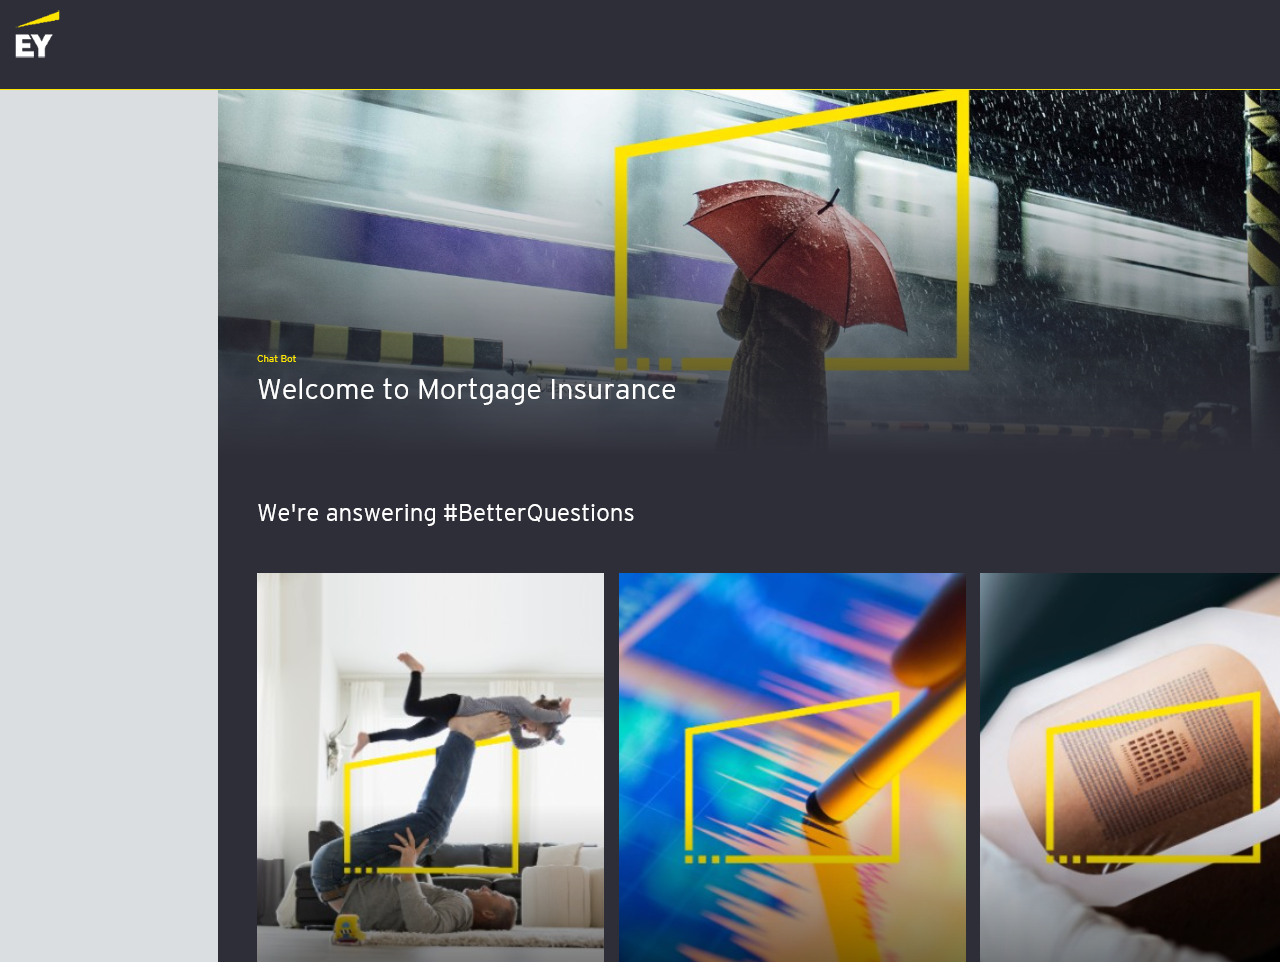
<file: index.html>
<!DOCTYPE html>
<html>
<head>
<!--<meta name="viewport" content="width=device-width, initial-scale=1.0">-->

<style>



/* Clear floats after the columns */
.row:after {
    content: "";
    display: table;
    clear: both;
}

.bot-position {
	right: 0;
	bottom: 0;
	position: fixed;
}

.center {
	display: block;
	margin-left: auto;
	margin-right: auto;
	width: 280px;
}




.logo-related {
	cursor: pointer;
}
</style>
<script src="http://code.jquery.com/jquery-1.10.1.min.js"></script>

 <meta charset="utf-8">
  <meta name="viewport" content="width=device-width, initial-scale=1">
  <link rel="stylesheet" href="https://maxcdn.bootstrapcdn.com/bootstrap/3.3.7/css/bootstrap.min.css">
  <script src="https://ajax.googleapis.com/ajax/libs/jquery/3.3.1/jquery.min.js"></script>
  <script src="https://maxcdn.bootstrapcdn.com/bootstrap/3.3.7/js/bootstrap.min.js"></script>
</head>
<body>



		<div id="header"style="width: 100%; height: 90px; background: #2e2e38; border-bottom: 1px solid rgb(255, 230, 0);">
			<img class="logo-related" style="margin-left: 15px; margin-top: 10px"
				id="button" href='#'
				src="[data-uri]">
		</div>
		<div class="row" style="background-color: #dbdee1">
<div class="col-sm-2"></div>
<div class="col-sm-8"><img src="CB_Bg.png"/></div>
<div class="col-sm-1">
<div hidden id="dBot" class="bot-position">

  <iframe id="chat" style="width: 400px; height: 400px;" src='Child.html'></iframe>

  </div></div>
</div> 
		
	

		
		<script type="text/javascript">
			function openBot() {
				document.getElementById("dBot").style.display = "block";/*inline*/
			}
			function closeBot() {
				document.getElementById("dBot").style.display = "none";
			}
		</script>
		<script>
			$(function() {
				$("#button").click(function() {
					$("#dBot").toggle();
				});
			});
		</script>
	</div>
</body>


</html>
</file>
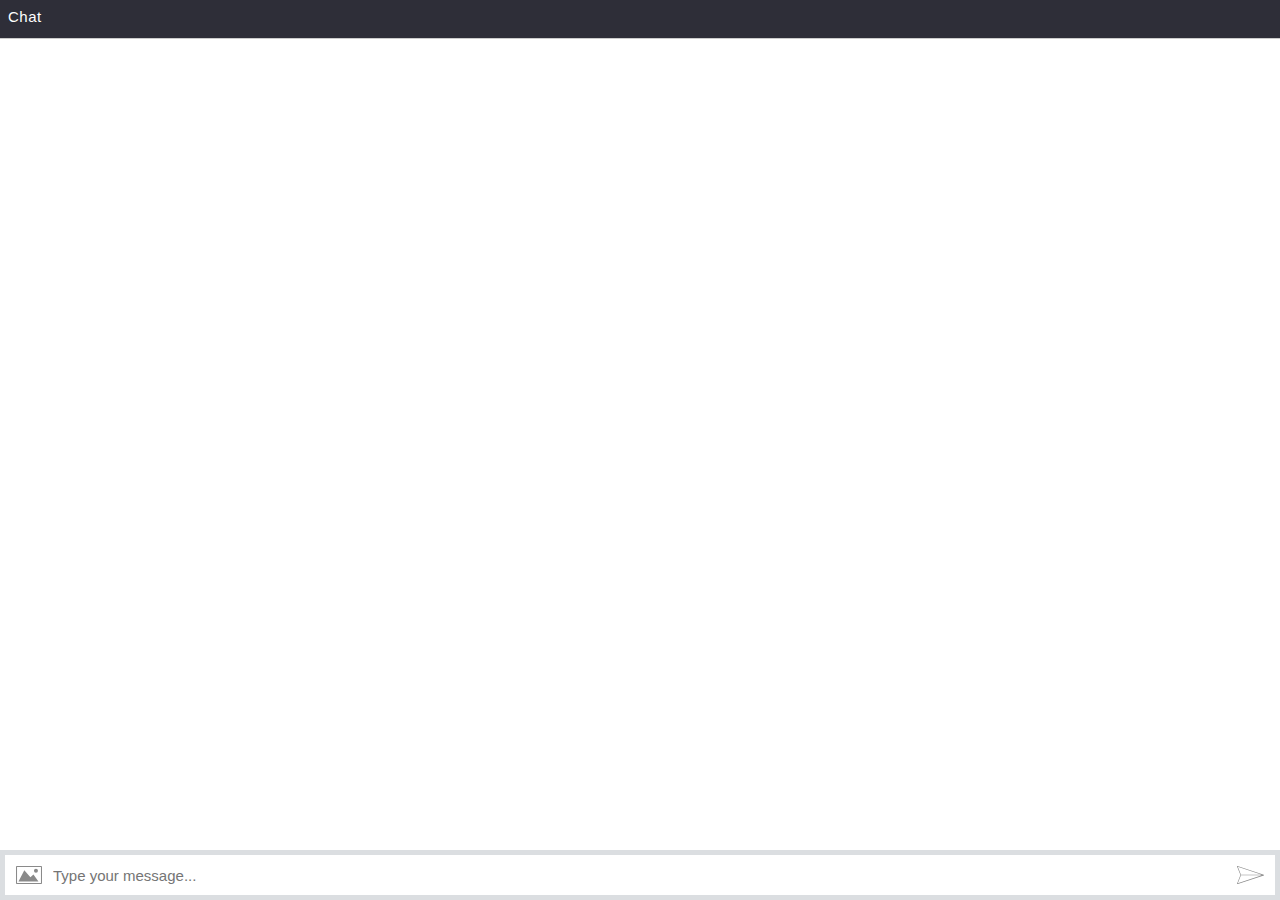
<file: Child.html>
<!DOCTYPE html>
<html>
  <head>
    <link href="botchat.css" rel="stylesheet" />
  </head>
  <body>
    <div id="bot"/>
    <script src="botchat.js"></script>
    <script>
      BotChat.App({
        directLine: { secret:'yfbP8nqJSog.cwA.mWQ.0rzQv3yQzfL0TSX_Iru90QlfE2x_TUzcFMFI17Zr8LM' },
        user: { id: 'You' },
        bot: { id: 'RadianMIBot' },
        resize: 'detect'
      }, document.getElementById("bot"));
    </script>
	  </body>
</html>
</file>
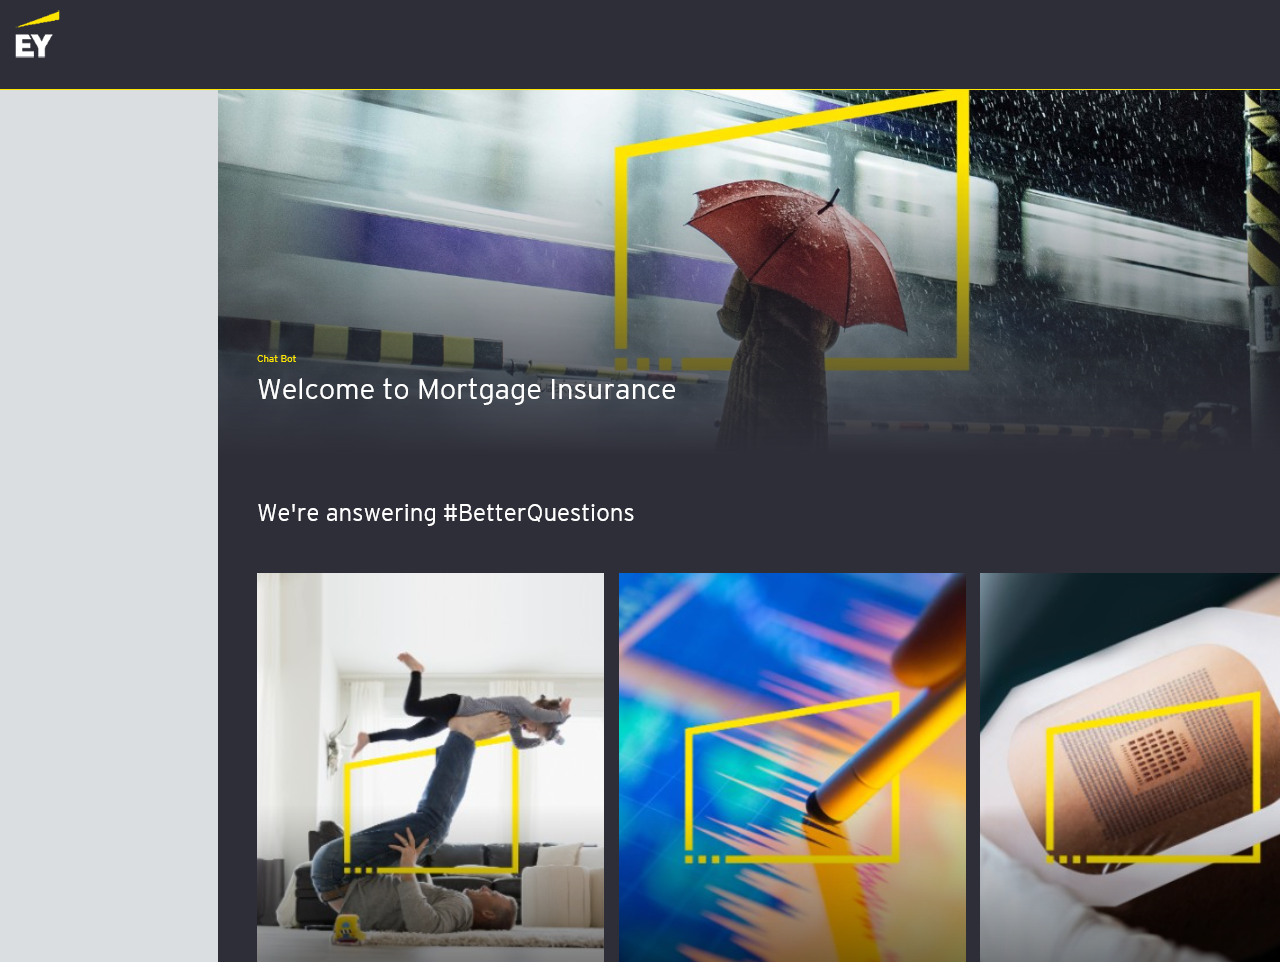
<file: Parent.html>
<!DOCTYPE html>
<html>
<head>
<!--<meta name="viewport" content="width=device-width, initial-scale=1.0">-->

<style>



/* Clear floats after the columns */
.row:after {
    content: "";
    display: table;
    clear: both;
}

.bot-position {
	right: 0;
	bottom: 0;
	position: fixed;
}

.center {
	display: block;
	margin-left: auto;
	margin-right: auto;
	width: 280px;
}




.logo-related {
	cursor: pointer;
}
</style>
<script src="http://code.jquery.com/jquery-1.10.1.min.js"></script>

 <meta charset="utf-8">
  <meta name="viewport" content="width=device-width, initial-scale=1">
  <link rel="stylesheet" href="https://maxcdn.bootstrapcdn.com/bootstrap/3.3.7/css/bootstrap.min.css">
  <script src="https://ajax.googleapis.com/ajax/libs/jquery/3.3.1/jquery.min.js"></script>
  <script src="https://maxcdn.bootstrapcdn.com/bootstrap/3.3.7/js/bootstrap.min.js"></script>
</head>
<body>



		<div id="header"style="width: 100%; height: 90px; background: #2e2e38; border-bottom: 1px solid rgb(255, 230, 0);">
			<img class="logo-related" style="margin-left: 15px; margin-top: 10px"
				id="button" href='#'
				src="[data-uri]">
		</div>
		<div class="row" style="background-color: #dbdee1">
<div class="col-sm-2"></div>
<div class="col-sm-8"><img src="CB_Bg.png"/></div>
<div class="col-sm-1">
<div hidden id="dBot" class="bot-position">

  <iframe id="chat" style="width: 400px; height: 400px;" src='Child.html'></iframe>

  </div></div>
</div> 
		
	

		
		<script type="text/javascript">
			function openBot() {
				document.getElementById("dBot").style.display = "block";/*inline*/
			}
			function closeBot() {
				document.getElementById("dBot").style.display = "none";
			}
		</script>
		<script>
			$(function() {
				$("#button").click(function() {
					$("#dBot").toggle();
				});
			});
		</script>
	</div>
</body>


</html>
</file>
<file: botchat.css>
/* reset */
body .wc-app, .wc-app button, .wc-app input, .wc-app textarea {
  font-family: "Segoe UI", sans-serif;
  font-size: 15px; }

.wc-app button {
  background-color: #0078d7;
  border: 1px solid #cccccc;
  border-radius: 1px;
  color: #ffffff;
  cursor: pointer;
  transition: color .2s ease, background-color .2s ease; }

.wc-app h1, .wc-app h2, .wc-app h3, .wc-app h4, .wc-app p, .wc-app ul, .wc-app ol {
  margin: 0;
  padding: 0; }

.wc-app audio, .wc-app video {
  display: block; }

/* docking */
.wc-hidden {
  visibility: hidden; }

.wc-header {
  background-color: #2e2e38;
  box-shadow: 0 1px rgba(0, 0, 0, 0.2);
  box-sizing: content-box;
  color: #ffffff;
  font-weight: 500;
  height: 30px;
  left: 0;
  letter-spacing: 0.5px;
  padding: 8px 8px 0 8px;
  position: absolute;
  right: 0;
  top: 0;
  z-index: 1; }

.wc-time {
  color: #999999;
  margin-bottom: 10px; }

.wc-message-groups {
  bottom: 50px;
  left: 0;
  transform: translateY(0);
  outline: 0;
  overflow-x: hidden;
  overflow-y: scroll;
  padding: 10px;
  position: absolute;
  right: 0;
  top: 38px;
  transition: transform 0.2s cubic-bezier(0, 0, 0.5, 1); }
  .wc-message-groups.no-header {
    top: 0; }
  .wc-message-groups.disabled {
    bottom: 0; }

.wc-message-group-content {
  overflow: hidden; }

.wc-suggested-actions {
  background-color: #f9f9f9;
  bottom: 50px;
  height: 0;
  left: 0;
  overflow: hidden;
  position: absolute;
  right: 0;
  transition: height 0.2s cubic-bezier(0, 0, 0.5, 1); }
  .wc-suggested-actions.disabled {
    bottom: 0; }
  .wc-suggested-actions .wc-hscroll > ul {
    height: 40px;
    padding: 2px 3px; }
    .wc-suggested-actions .wc-hscroll > ul > li {
      display: inline-block;
      margin: 2px;
      max-width: 40%; }
      .wc-suggested-actions .wc-hscroll > ul > li button {
        background-color: #fff;
        color: #0078d7;
        min-height: 32px;
        overflow: hidden;
        padding: 0 16px;
        text-overflow: ellipsis;
        white-space: nowrap;
        width: 100%; }
      .wc-suggested-actions .wc-hscroll > ul > li button:focus,
      .wc-suggested-actions .wc-hscroll > ul > li button:hover {
        background-color: #fff;
        border-color: #0078d7;
        color: #0078d7; }
      .wc-suggested-actions .wc-hscroll > ul > li button:active {
        background-color: #0078d7;
        border-color: #0078d7;
        color: #ffffff; }
  .wc-suggested-actions button.scroll {
    background-color: #d2dde5;
    height: 40px;
    overflow: hidden;
    padding: 0;
    position: absolute;
    top: 0;
    width: 28px; }
  .wc-suggested-actions button.scroll:disabled {
    display: none; }
  .wc-suggested-actions button.scroll:focus,
  .wc-suggested-actions button.scroll:hover {
    background-color: #808c95; }
  .wc-suggested-actions button.scroll svg {
    fill: #ffffff; }
    .wc-suggested-actions button.scroll svg path {
      transform: translateY(6px); }
  .wc-suggested-actions button.scroll.previous {
    left: 0; }
  .wc-suggested-actions button.scroll.next {
    right: 0; }

.wc-message-pane.show-actions .wc-message-groups {
  top: 78px;
  transform: translateY(-40px); }

.wc-message-pane.show-actions .wc-suggested-actions {
  height: 40px; }

/* views */
.wc-chatview-panel {
  overflow: hidden;
  position: absolute;
  right: 0;
  left: 0;
  top: 0;
  bottom: 0; }

/* messages */
.wc-message-wrapper {
  animation: animationFrames 2s;
  animation-iteration-count: 1;
  clear: both;
  margin-bottom: 10px;
  overflow: hidden;
  position: relative;
  /*transition: max-height 2s ease-in-out;*/ }

@keyframes animationFrames {
  0% {
    /*max-height: 0;*/
    opacity: 0; }
  20% {
    opacity: 1; }
  100% {
    /*max-height: 2000px;*/ } }

.wc-message {
  position: relative; }

.wc-message-wrapper.carousel .wc-message {
  max-width: none;
  padding-right: 8px; }

.wc-message svg.wc-message-callout {
  height: 22px;
  position: absolute;
  stroke: none;
  top: 12px;
  width: 6px; }

.wc-message-content {
  border-radius: 2px;
  box-shadow: 0px 1px 1px 0px rgba(0, 0, 0, 0.2);
  padding: 8px;
  word-break: break-word; }

.wc-message-content.clickable {
  cursor: pointer; }

.wc-message-content.selected {
  box-shadow: 0px 1px 1px 0px #ffa333; }

.wc-message-content img {
  max-height: 320px;
  max-width: 100%; }

.wc-message-content .video iframe {
  border: 0; }

.wc-message-content audio, .wc-message-content video {
  max-width: 100%; }

.wc-message-content audio + h1, .wc-message-content video + h1 {
  margin-top: 11px; }

.wc-message-from {
  clear: both;
  color: #767676;
  font-size: 11px;
  margin-top: 5px; }

/* cards */
.wc-card {
  background-color: #ffffff; }
  .wc-card .non-adaptive-content {
    margin: 8px 8px 0 8px; }
  .wc-card button {
    background-color: transparent;
    color: #0078d7;
    min-height: 32px;
    width: 100%;
    padding: 0 16px; }
  .wc-card button:hover {
    background-color: transparent;
    border-color: #0078d7;
    color: #0078d7; }
  .wc-card button:active {
    background-color: #0078d7;
    border-color: #0078d7;
    color: #ffffff; }
  .wc-card.receipt table {
    border-collapse: collapse;
    width: 100%; }
  .wc-card.receipt th, .wc-card.receipt td {
    text-align: right;
    vertical-align: top; }
  .wc-card.receipt th:first-child, .wc-card.receipt td:first-child {
    text-align: left; }
  .wc-card.receipt th {
    color: #808c95;
    font-size: inherit;
    font-weight: normal;
    line-height: 1.75; }
  .wc-card.receipt thead tr:last-child th {
    padding-bottom: 16px; }
  .wc-card.receipt th[colspan="2"] {
    color: inherit;
    font-size: 15px;
    font-weight: 700; }
  .wc-card.receipt td {
    padding: 4px 8px 0 8px; }
  .wc-card.receipt td img {
    float: left;
    margin: 5px 8px 8px 0;
    max-height: 50px;
    max-width: 50px; }
  .wc-card.receipt div.title {
    font-weight: bolder; }
  .wc-card.receipt div.subtitle {
    font-weight: lighter; }
  .wc-card.receipt tbody tr, .wc-card.receipt tfoot tr {
    border-top: 1px solid #d2dde5; }
  .wc-card.receipt tbody tr:first-child, .wc-card.receipt tfoot tr:first-child {
    border-top-width: 2px; }
  .wc-card.receipt tfoot td {
    line-height: 2.25; }
  .wc-card.receipt tfoot .total {
    font-weight: bold; }
  .wc-card.thumbnail img {
    float: right;
    margin-bottom: 10px;
    margin-left: 10px;
    width: 100px; }
  .wc-card.signin h1 {
    margin: 10px 24px 16px 14px; }
  .wc-card.error {
    text-align: center; }
    .wc-card.error .error-icon {
      fill: #cccccc;
      height: 56px;
      margin-bottom: 2px;
      margin-top: 20px;
      padding-left: 12px; }
    .wc-card.error .error-text {
      color: #cccccc;
      font-weight: 600;
      letter-spacing: 0.5px;
      margin-bottom: 20px;
      text-align: inherit; }

/* alternate chat sizes */
.wc-message {
  max-width: 91%; }

.wc-card {
  border: 1px solid #d2dde5;
  width: 302px; }

.wc-adaptive-card {
  width: 318px; }

.wc-wide .wc-card {
  border: 1px solid #d2dde5;
  width: 398px; }

.wc-wide .wc-adaptive-card {
  width: 414px; }

.wc-narrow .wc-card {
  border: 1px solid #d2dde5;
  width: 198px; }

.wc-narrow .wc-adaptive-card {
  width: 214px; }

/* adaptive card adjustments from wc-card */
.wc-adaptive-card p {
  margin-left: 0;
  margin-right: 0; }

/* list */
.wc-list > .wc-card {
  margin-top: 8px; }

.wc-list > .wc-card:first-child {
  margin-top: 0; }

/* horizontal scroll */
.wc-hscroll-outer {
  /* allow horizontal scrolling but hide the scrollbar */
  overflow: hidden; }

.wc-hscroll {
  /* allow horizontal scrolling but hide the scrollbar */
  overflow-x: scroll;
  overflow-y: hidden; }

.wc-hscroll > ul {
  white-space: nowrap; }

.wc-hscroll > ul > li {
  display: inline-block;
  vertical-align: top;
  white-space: normal; }

/* carousel */
.wc-carousel {
  position: relative; }
  .wc-carousel button.scroll {
    background-color: #d2dde5;
    height: 28px;
    overflow: hidden;
    padding: 0;
    position: absolute;
    top: 50%;
    width: 28px; }
  .wc-carousel button.scroll:disabled {
    display: none; }
  .wc-carousel button.scroll:focus,
  .wc-carousel button.scroll:hover {
    background-color: #808c95; }
  .wc-carousel button.scroll svg {
    fill: #ffffff; }
  .wc-carousel button.scroll.previous {
    left: -16px; }
  .wc-carousel button.scroll.next {
    right: -16px; }
  .wc-carousel .wc-hscroll > ul {
    margin-left: -4px; }
  .wc-carousel .wc-hscroll > ul > li {
    padding: 0 4px; }
  .wc-carousel .wc-hscroll > ul > li:last-child {
    padding-right: 0; }
  .wc-carousel li p {
    min-height: 4em;
    white-space: normal; }
  .wc-carousel li .wc-adaptive-card p {
    min-height: initial; }

/* from me */
.wc-message-from-me {
  float: right;
  margin-right: 6px; }

.wc-message-from-me.wc-message-from {
  text-align: right; }

.wc-message-from-me .wc-message-content {
  background-color: #FFD232 ;
  color: #000000; }

.wc-message-from-me svg.wc-message-callout path {
  fill: #0078d7; }

.wc-message-from-me svg.wc-message-callout path.point-left {
  display: none; }

.wc-message-from-me svg.wc-message-callout {
  right: -6px; }

/* from bot */
.wc-message-from-bot {
  float: left;
  margin-left: 8px; }

.wc-message-from-bot .wc-message-content {
  background-color: #D8D2E0;
  color: #000000; }

.wc-message-from-bot svg.wc-message-callout path {
  fill: #eceff1; }

.wc-message-from-bot svg.wc-message-callout path.point-right {
  display: none; }

.wc-message-from-bot svg.wc-message-callout {
  left: -6px; }

/* console */
.wc-console {
  border: 5px solid #dbdee1;
  bottom: 0;
  box-sizing: border-box;
  height: 50px;
  left: 0;
  position: absolute;
  right: 0; }
  .wc-console > .wc-upload,
  .wc-console > .wc-textbox,
  .wc-console > .wc-send,
  .wc-console > .wc-mic {
    position: absolute;
    top: 0;
    vertical-align: middle; }
  .wc-console label, .wc-console button {
    cursor: pointer;
    display: inline-block;
    height: 40px; }
  .wc-console svg {
    fill: #8a8a8a;
    margin: 11px; }
  .wc-console input[type=text],
  .wc-console textarea {
    border: none;
    height: 100%;
    outline: none;
    padding: 0;
    resize: none;
    width: 100%; }
  .wc-console.has-text .wc-send svg {
    fill: #0078d7; }
  .wc-console .wc-upload {
    cursor: pointer;
    position: relative; }
    .wc-console .wc-upload svg {
      height: 18px;
      width: 26px; }
  .wc-console #wc-upload-input {
    font-size: 0;
    height: 0;
    left: 0;
    opacity: 0;
    outline: 0;
    position: absolute;
    top: 0;
    width: 0; }
  .wc-console .wc-send {
    right: 0; }
  .wc-console .wc-send.hidden {
    visibility: hidden; }
  .wc-console.has-upload-button .wc-textbox {
    left: 48px; }
  .wc-console .wc-textbox {
    bottom: 0;
    left: 11px;
    right: 49px; }
    .wc-console .wc-textbox input {
      background-color: transparent; }
  .wc-console .wc-mic,
  .wc-console .wc-send {
    background-color: transparent;
    border: 0;
    padding: 0;
    right: 0; }
    .wc-console .wc-mic.hidden,
    .wc-console .wc-send.hidden {
      visibility: hidden; }
  .wc-console .wc-send svg {
    height: 18px;
    width: 27px; }
  .wc-console .wc-mic.active path#micFilling {
    fill: #4e3787; }
  .wc-console .wc-mic.inactive path#micFilling {
    visibility: hidden; }

.wc-console.has-text .wc-send svg {
  fill: #0078d7; }

/* animation */
.wc-typing {
  background-image: url("[data-uri]");
  background-repeat: no-repeat;
  height: 20px;
  width: 64px; }

.wc-animate-scroll {
  left: 0;
  position: absolute;
  transition: left .8s ease; }

.wc-animate-scroll-rapid {
  left: 0;
  position: absolute;
  transition: left .4s ease; }

.wc-animate-scroll-near {
  left: 0;
  position: absolute;
  transition: left .3s ease-in-out; }

/* text formats */
.format-markdown > p {
  margin-bottom: 0px; }

.format-markdown code {
  white-space: pre-wrap; }

.format-markdown + div {
  margin-top: 8px; }

.format-markdown ol {
  padding-left: 30px;
  /* numbers are right-aligned to the period */ }

.format-markdown ul {
  padding-left: 33px; }

/* browser scrollbar customization */
.wc-app ::-webkit-scrollbar {
  width: 8px; }

.wc-app ::-webkit-scrollbar * {
  background-color: transparent; }

.wc-app ::-webkit-scrollbar-thumb {
  background-color: #dbdee1; }

/* download button for Unknown media */
.wc-icon-download {
  display: inline-block;
  height: 20px;
  margin-left: 8px;
  vertical-align: top;
  width: 12px; }

.wc-text-download {
  display: inline-block;
  font-weight: 500;
  text-decoration: none; }

.wc-message-from-bot a.wc-link-download:link, .wc-message-from-bot a.wc-link-download:visited {
  color: #000000;
  opacity: 1; }
  .wc-message-from-bot a.wc-link-download:link .wc-icon-download, .wc-message-from-bot a.wc-link-download:visited .wc-icon-download {
    background-image: url('data:image/svg+xml;utf8,<svg width="12" height="20" viewBox="0 0 12 20" xmlns="http://www.w3.org/2000/svg"><path d="M.435 20v-1.25h11.13V20H.435zM12 10.44l-6 6.113-6-6.114.87-.88 4.512 4.59V0h1.236v14.15l4.512-4.59.87.88z" fill="#000000" fill-rule="evenodd"/></svg>');
    background-repeat: no-repeat; }

.wc-message-from-bot a.wc-link-download:hover {
  color: #0078d7;
  opacity: 1; }
  .wc-message-from-bot a.wc-link-download:hover .wc-icon-download {
    background-image: url('data:image/svg+xml;utf8,<svg width="12" height="20" viewBox="0 0 12 20" xmlns="http://www.w3.org/2000/svg"><path d="M.435 20v-1.25h11.13V20H.435zM12 10.44l-6 6.113-6-6.114.87-.88 4.512 4.59V0h1.236v14.15l4.512-4.59.87.88z" fill="#0078d7" fill-rule="evenodd"/></svg>');
    background-repeat: no-repeat; }

.wc-message-from-bot a.wc-link-download:active {
  color: #0078d7;
  opacity: 0.8; }
  .wc-message-from-bot a.wc-link-download:active .wc-icon-download {
    background-image: url('data:image/svg+xml;utf8,<svg width="12" height="20" viewBox="0 0 12 20" xmlns="http://www.w3.org/2000/svg"><path d="M.435 20v-1.25h11.13V20H.435zM12 10.44l-6 6.113-6-6.114.87-.88 4.512 4.59V0h1.236v14.15l4.512-4.59.87.88z" fill="#0078d7" fill-rule="evenodd"/></svg>');
    background-repeat: no-repeat; }

.wc-message-from-me a.wc-link-download:link, .wc-message-from-me a.wc-link-download:visited {
  color: #ffffff;
  opacity: 1; }
  .wc-message-from-me a.wc-link-download:link .wc-icon-download, .wc-message-from-me a.wc-link-download:visited .wc-icon-download {
    background-image: url('data:image/svg+xml;utf8,<svg width="12" height="20" viewBox="0 0 12 20" xmlns="http://www.w3.org/2000/svg"><path d="M.435 20v-1.25h11.13V20H.435zM12 10.44l-6 6.113-6-6.114.87-.88 4.512 4.59V0h1.236v14.15l4.512-4.59.87.88z" fill="#ffffff" fill-rule="evenodd"/></svg>');
    background-repeat: no-repeat; }

.wc-message-from-me a.wc-link-download:hover {
  color: #ffffff;
  opacity: 0.8; }
  .wc-message-from-me a.wc-link-download:hover .wc-icon-download {
    background-image: url('data:image/svg+xml;utf8,<svg width="12" height="20" viewBox="0 0 12 20" xmlns="http://www.w3.org/2000/svg"><path d="M.435 20v-1.25h11.13V20H.435zM12 10.44l-6 6.113-6-6.114.87-.88 4.512 4.59V0h1.236v14.15l4.512-4.59.87.88z" fill="#ffffff" fill-rule="evenodd"/></svg>');
    background-repeat: no-repeat; }

.wc-message-from-me a.wc-link-download:active {
  color: #ffffff;
  opacity: 0.6; }
  .wc-message-from-me a.wc-link-download:active .wc-icon-download {
    background-image: url('data:image/svg+xml;utf8,<svg width="12" height="20" viewBox="0 0 12 20" xmlns="http://www.w3.org/2000/svg"><path d="M.435 20v-1.25h11.13V20H.435zM12 10.44l-6 6.113-6-6.114.87-.88 4.512 4.59V0h1.236v14.15l4.512-4.59.87.88z" fill="#ffffff" fill-rule="evenodd"/></svg>');
    background-repeat: no-repeat; }
</file>
